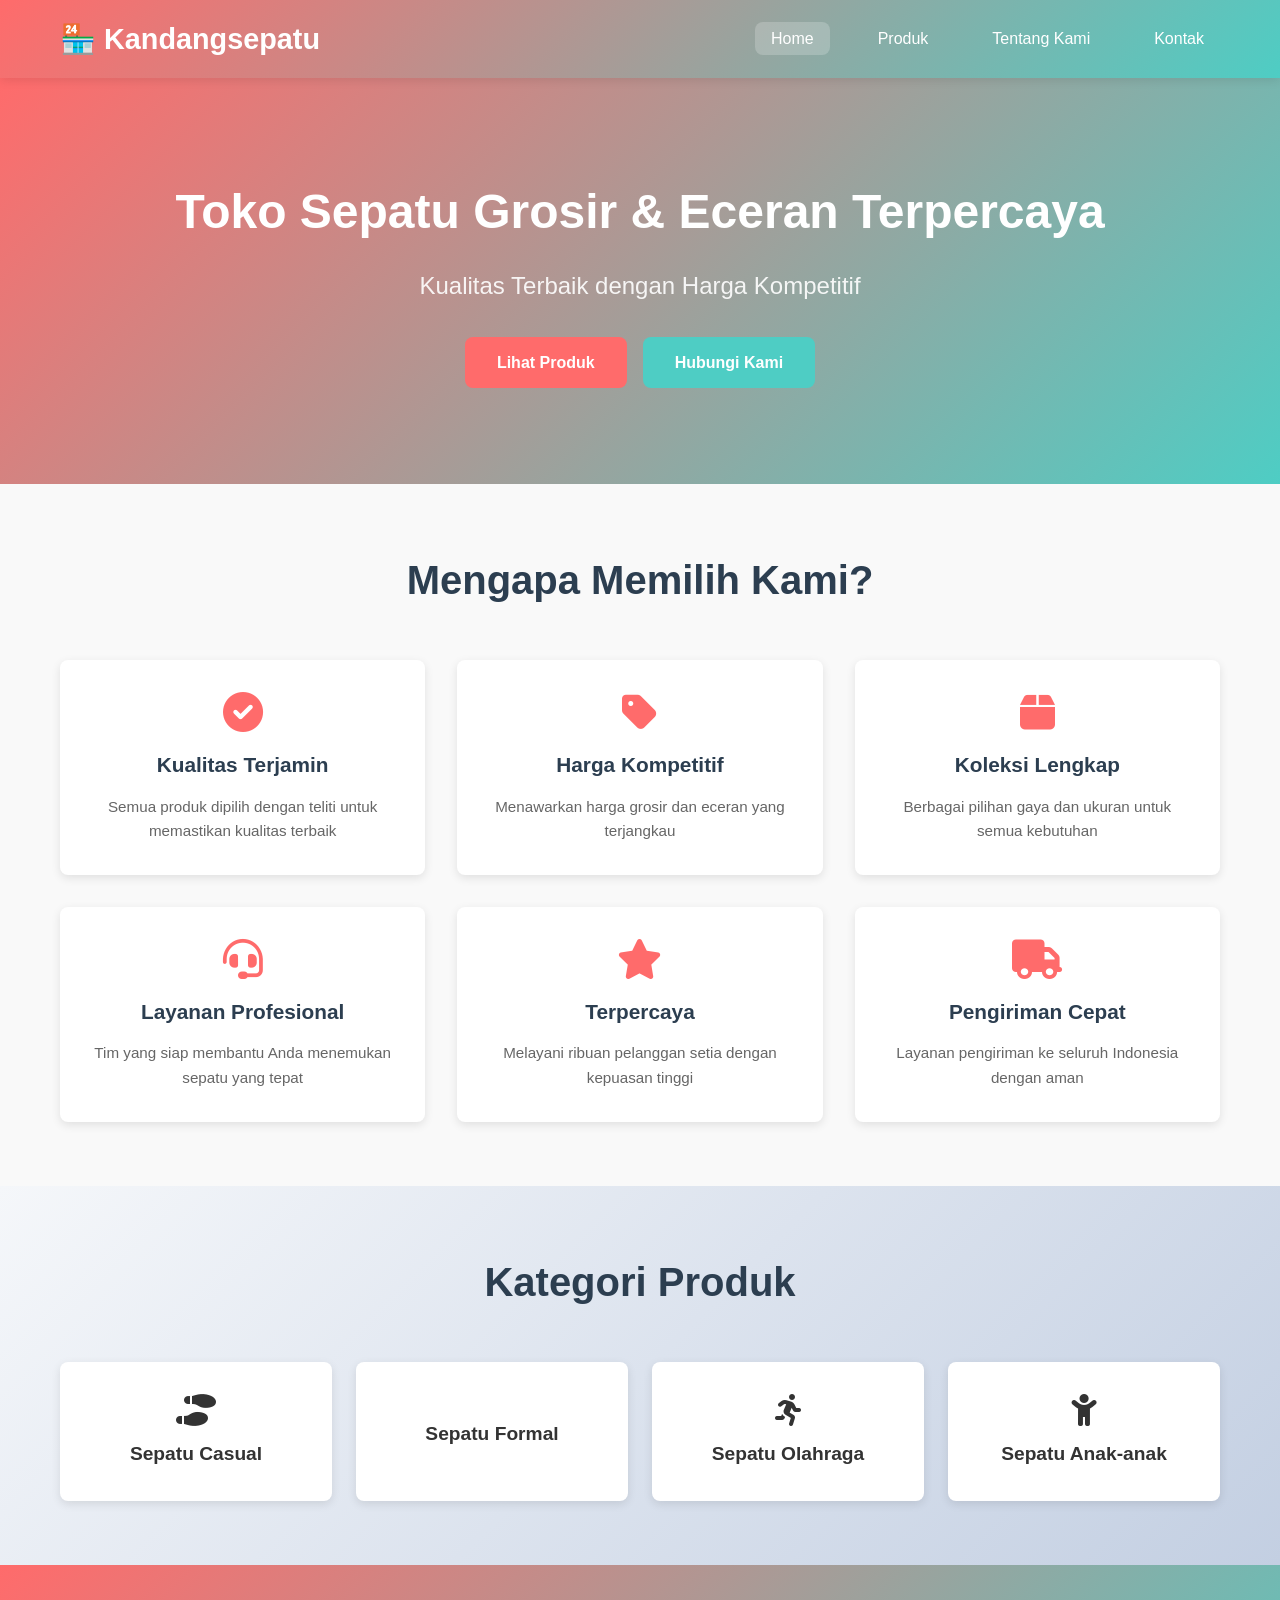
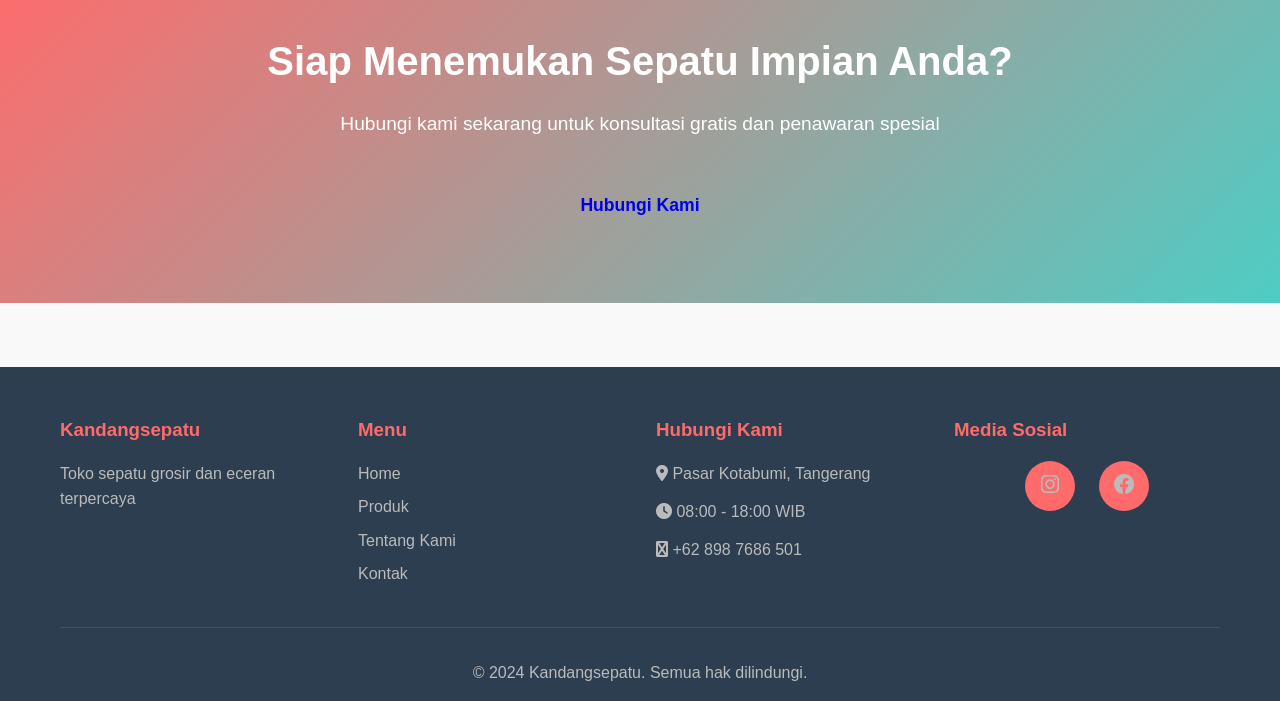
<file: index.html>
<!DOCTYPE html>
<html lang="id">
<head>
    <meta charset="UTF-8">
    <meta name="viewport" content="width=device-width, initial-scale=1.0">
    <title>Kandangsepatu - Toko Sepatu Grosir & Eceran Terpercaya</title>
    <link rel="stylesheet" href="css/style.css">
    <link rel="stylesheet" href="https://cdnjs.cloudflare.com/ajax/libs/font-awesome/6.0.0/css/all.min.css">
</head>
<body>
    <!-- Navigation -->
    <nav class="navbar">
        <div class="container">
            <div class="navbar-brand">
                <h1>🏪 Kandangsepatu</h1>
            </div>
            <ul class="navbar-menu">
                <li><a href="index.html" class="active">Home</a></li>
                <li><a href="produk.html">Produk</a></li>
                <li><a href="tentang.html">Tentang Kami</a></li>
                <li><a href="kontak.html">Kontak</a></li>
            </ul>
        </div>
    </nav>

    <!-- Hero Section -->
    <section class="hero">
        <div class="container">
            <div class="hero-content">
                <h2>Toko Sepatu Grosir & Eceran Terpercaya</h2>
                <p>Kualitas Terbaik dengan Harga Kompetitif</p>
                <div class="hero-buttons">
                    <a href="produk.html" class="btn btn-primary">Lihat Produk</a>
                    <a href="kontak.html" class="btn btn-secondary">Hubungi Kami</a>
                </div>
            </div>
        </div>
    </section>

    <!-- Fitur Utama -->
    <section class="features">
        <div class="container">
            <h2>Mengapa Memilih Kami?</h2>
            <div class="features-grid">
                <div class="feature-card">
                    <i class="fas fa-check-circle"></i>
                    <h3>Kualitas Terjamin</h3>
                    <p>Semua produk dipilih dengan teliti untuk memastikan kualitas terbaik</p>
                </div>
                <div class="feature-card">
                    <i class="fas fa-tag"></i>
                    <h3>Harga Kompetitif</h3>
                    <p>Menawarkan harga grosir dan eceran yang terjangkau</p>
                </div>
                <div class="feature-card">
                    <i class="fas fa-box"></i>
                    <h3>Koleksi Lengkap</h3>
                    <p>Berbagai pilihan gaya dan ukuran untuk semua kebutuhan</p>
                </div>
                <div class="feature-card">
                    <i class="fas fa-headset"></i>
                    <h3>Layanan Profesional</h3>
                    <p>Tim yang siap membantu Anda menemukan sepatu yang tepat</p>
                </div>
                <div class="feature-card">
                    <i class="fas fa-star"></i>
                    <h3>Terpercaya</h3>
                    <p>Melayani ribuan pelanggan setia dengan kepuasan tinggi</p>
                </div>
                <div class="feature-card">
                    <i class="fas fa-truck"></i>
                    <h3>Pengiriman Cepat</h3>
                    <p>Layanan pengiriman ke seluruh Indonesia dengan aman</p>
                </div>
            </div>
        </div>
    </section>

    <!-- Kategori Produk -->
    <section class="categories">
        <div class="container">
            <h2>Kategori Produk</h2>
            <div class="categories-grid">
                <div class="category-card">
                    <i class="fas fa-shoe-prints"></i>
                    <h3>Sepatu Casual</h3>
                </div>
                <div class="category-card">
                    <i class="fas fa-dress"></i>
                    <h3>Sepatu Formal</h3>
                </div>
                <div class="category-card">
                    <i class="fas fa-running"></i>
                    <h3>Sepatu Olahraga</h3>
                </div>
                <div class="category-card">
                    <i class="fas fa-child"></i>
                    <h3>Sepatu Anak-anak</h3>
                </div>
            </div>
        </div>
    </section>

    <!-- CTA Section -->
    <section class="cta">
        <div class="container">
            <h2>Siap Menemukan Sepatu Impian Anda?</h2>
            <p>Hubungi kami sekarang untuk konsultasi gratis dan penawaran spesial</p>
            <a href="kontak.html" class="btn btn-large">Hubungi Kami</a>
        </div>
    </section>

    <!-- Footer -->
    <footer class="footer">
        <div class="container">
            <div class="footer-content">
                <div class="footer-section">
                    <h3>Kandangsepatu</h3>
                    <p>Toko sepatu grosir dan eceran terpercaya</p>
                </div>
                <div class="footer-section">
                    <h3>Menu</h3>
                    <ul>
                        <li><a href="index.html">Home</a></li>
                        <li><a href="produk.html">Produk</a></li>
                        <li><a href="tentang.html">Tentang Kami</a></li>
                        <li><a href="kontak.html">Kontak</a></li>
                    </ul>
                </div>
                <div class="footer-section">
                    <h3>Hubungi Kami</h3>
                    <p><i class="fas fa-map-marker-alt"></i> Pasar Kotabumi, Tangerang</p>
                    <p><i class="fas fa-clock"></i> 08:00 - 18:00 WIB</p>
                    <p><i class="fas fa-whatsapp"></i> <a href="https://wa.me/628987686501">+62 898 7686 501</a></p>
                </div>
                <div class="footer-section">
                    <h3>Media Sosial</h3>
                    <div class="social-links">
                        <a href="https://instagram.com/revscoll" target="_blank"><i class="fab fa-instagram"></i></a>
                        <a href="https://facebook.com/revscoll" target="_blank"><i class="fab fa-facebook"></i></a>
                    </div>
                </div>
            </div>
            <div class="footer-bottom">
                <p>&copy; 2024 Kandangsepatu. Semua hak dilindungi.</p>
            </div>
        </div>
    </footer>

    <script src="js/script.js"></script>
</body>
</html>
</file>
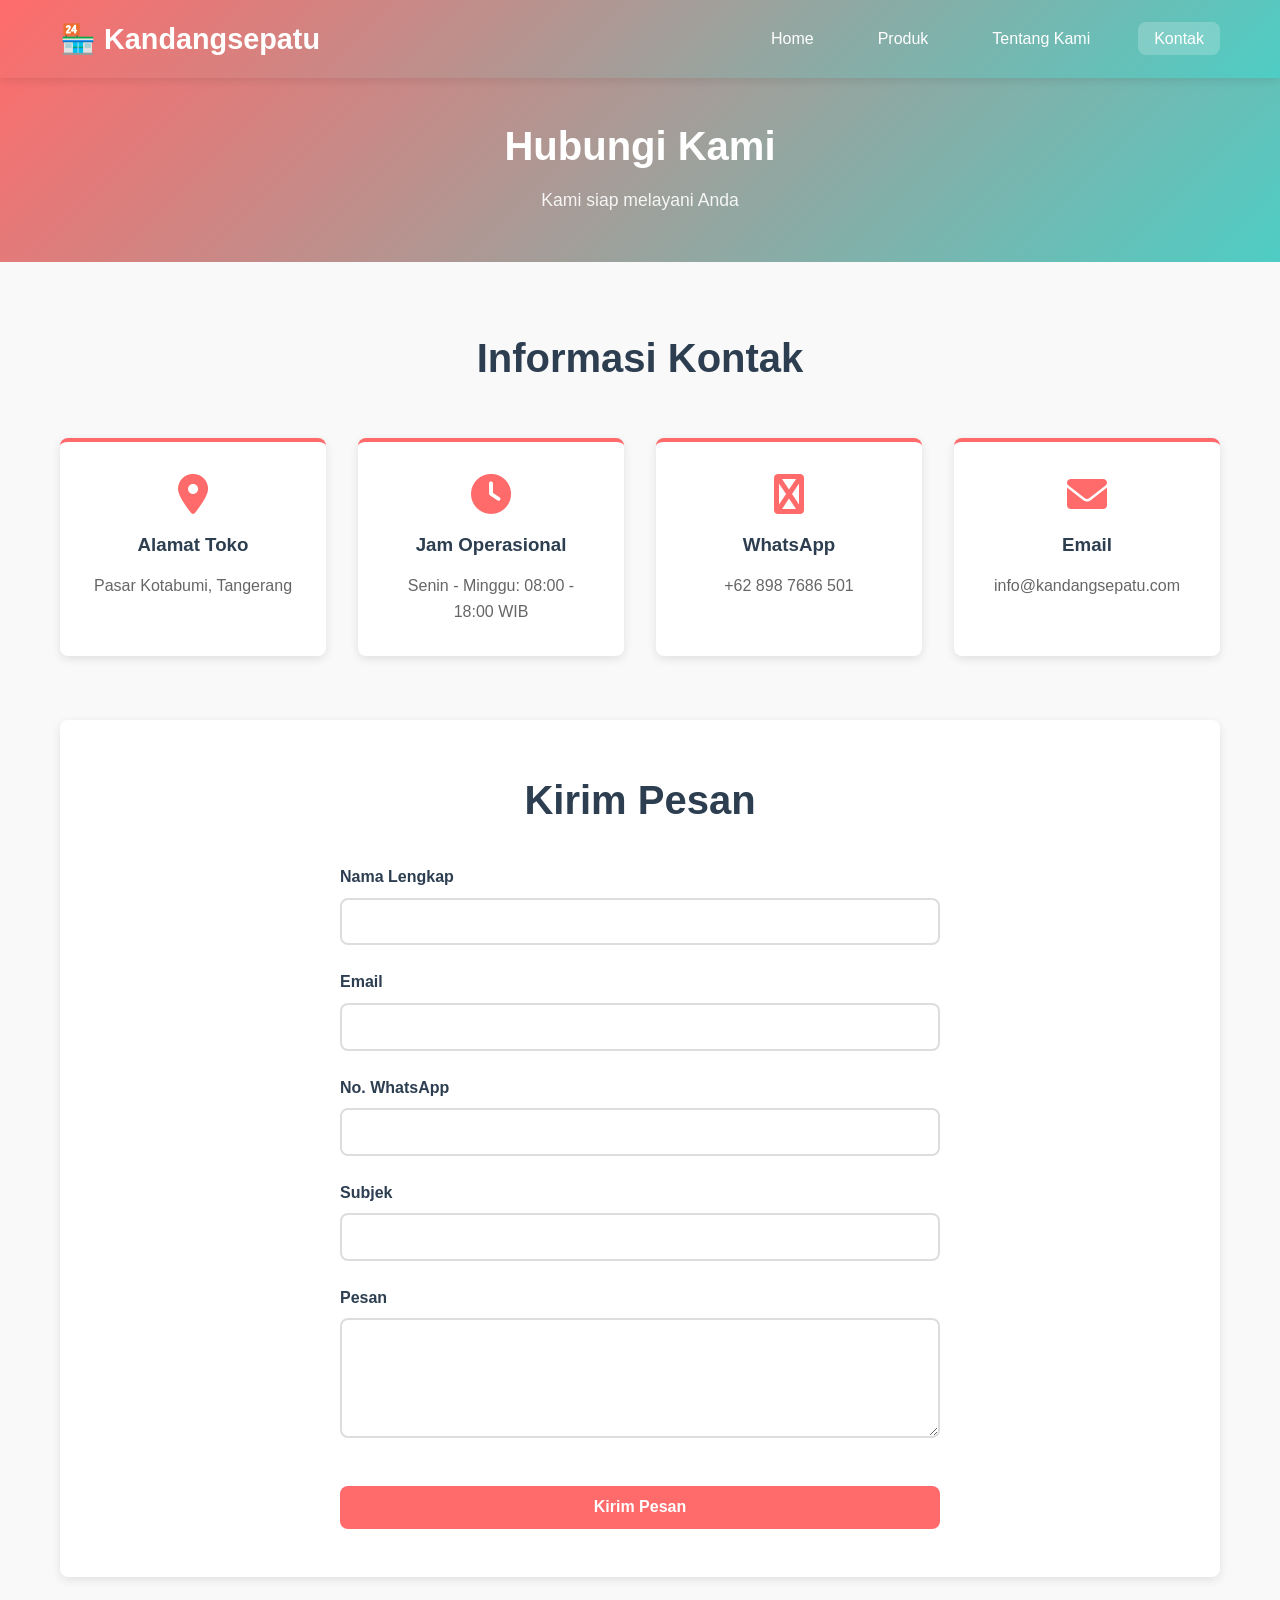
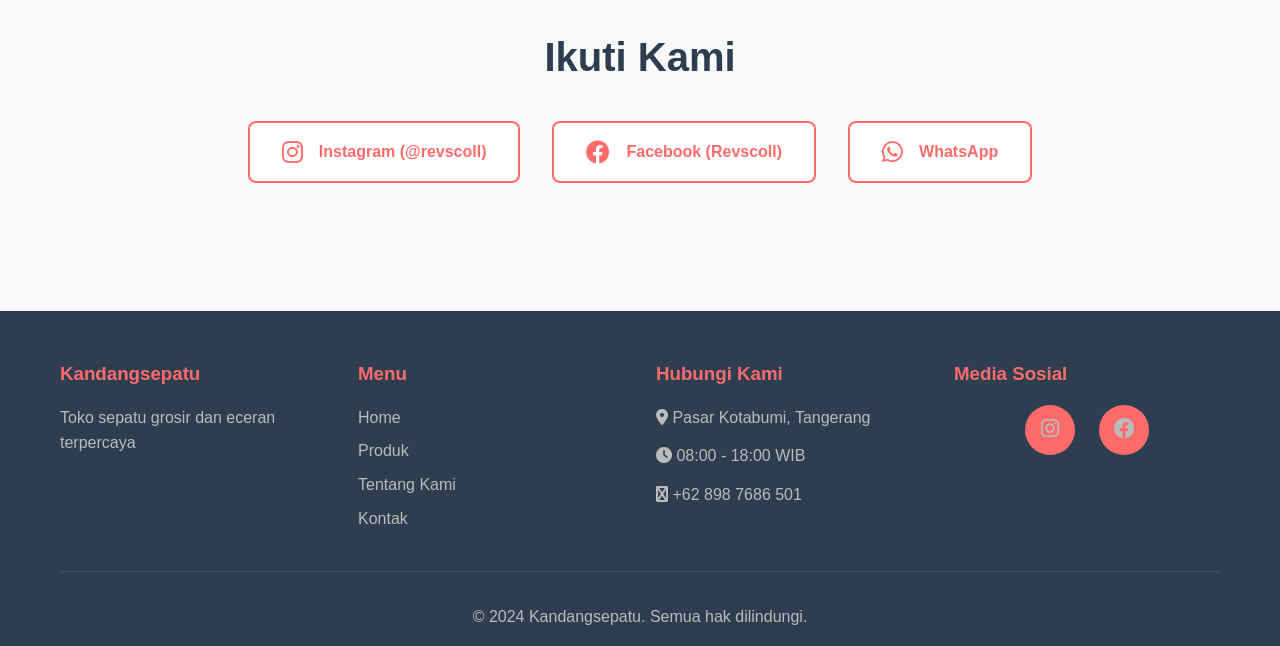
<file: kontak.html>
<!DOCTYPE html>
<html lang="id">
<head>
    <meta charset="UTF-8">
    <meta name="viewport" content="width=device-width, initial-scale=1.0">
    <title>Kontak - Kandangsepatu</title>
    <link rel="stylesheet" href="css/style.css">
    <link rel="stylesheet" href="https://cdnjs.cloudflare.com/ajax/libs/font-awesome/6.0.0/css/all.min.css">
</head>
<body>
    <!-- Navigation -->
    <nav class="navbar">
        <div class="container">
            <div class="navbar-brand">
                <h1>🏪 Kandangsepatu</h1>
            </div>
            <ul class="navbar-menu">
                <li><a href="index.html">Home</a></li>
                <li><a href="produk.html">Produk</a></li>
                <li><a href="tentang.html">Tentang Kami</a></li>
                <li><a href="kontak.html" class="active">Kontak</a></li>
            </ul>
        </div>
    </nav>

    <!-- Page Header -->
    <section class="page-header">
        <div class="container">
            <h1>Hubungi Kami</h1>
            <p>Kami siap melayani Anda</p>
        </div>
    </section>

    <!-- Kontak Section -->
    <section class="contact-section">
        <div class="container">
            <div class="contact-info">
                <h2>Informasi Kontak</h2>
                
                <div class="contact-cards">
                    <div class="contact-card">
                        <i class="fas fa-map-marker-alt"></i>
                        <h3>Alamat Toko</h3>
                        <p>Pasar Kotabumi, Tangerang</p>
                    </div>

                    <div class="contact-card">
                        <i class="fas fa-clock"></i>
                        <h3>Jam Operasional</h3>
                        <p>Senin - Minggu: 08:00 - 18:00 WIB</p>
                    </div>

                    <div class="contact-card">
                        <i class="fas fa-whatsapp"></i>
                        <h3>WhatsApp</h3>
                        <p><a href="https://wa.me/628987686501" target="_blank">+62 898 7686 501</a></p>
                    </div>

                    <div class="contact-card">
                        <i class="fas fa-envelope"></i>
                        <h3>Email</h3>
                        <p><a href="mailto:info@kandangsepatu.com">info@kandangsepatu.com</a></p>
                    </div>
                </div>
            </div>

            <!-- Formulir Kontak -->
            <div class="contact-form-section">
                <h2>Kirim Pesan</h2>
                <form class="contact-form">
                    <div class="form-group">
                        <label for="nama">Nama Lengkap</label>
                        <input type="text" id="nama" name="nama" required>
                    </div>

                    <div class="form-group">
                        <label for="email">Email</label>
                        <input type="email" id="email" name="email" required>
                    </div>

                    <div class="form-group">
                        <label for="whatsapp">No. WhatsApp</label>
                        <input type="tel" id="whatsapp" name="whatsapp" required>
                    </div>

                    <div class="form-group">
                        <label for="subjek">Subjek</label>
                        <input type="text" id="subjek" name="subjek" required>
                    </div>

                    <div class="form-group">
                        <label for="pesan">Pesan</label>
                        <textarea id="pesan" name="pesan" rows="5" required></textarea>
                    </div>

                    <button type="submit" class="btn btn-primary">Kirim Pesan</button>
                </form>
            </div>

            <!-- Social Media -->
            <div class="social-section">
                <h2>Ikuti Kami</h2>
                <div class="social-links-large">
                    <a href="https://instagram.com/revscoll" target="_blank" class="social-link">
                        <i class="fab fa-instagram"></i>
                        <span>Instagram (@revscoll)</span>
                    </a>
                    <a href="https://facebook.com/revscoll" target="_blank" class="social-link">
                        <i class="fab fa-facebook"></i>
                        <span>Facebook (Revscoll)</span>
                    </a>
                    <a href="https://wa.me/628987686501" target="_blank" class="social-link">
                        <i class="fab fa-whatsapp"></i>
                        <span>WhatsApp</span>
                    </a>
                </div>
            </div>
        </div>
    </section>

    <!-- Footer -->
    <footer class="footer">
        <div class="container">
            <div class="footer-content">
                <div class="footer-section">
                    <h3>Kandangsepatu</h3>
                    <p>Toko sepatu grosir dan eceran terpercaya</p>
                </div>
                <div class="footer-section">
                    <h3>Menu</h3>
                    <ul>
                        <li><a href="index.html">Home</a></li>
                        <li><a href="produk.html">Produk</a></li>
                        <li><a href="tentang.html">Tentang Kami</a></li>
                        <li><a href="kontak.html">Kontak</a></li>
                    </ul>
                </div>
                <div class="footer-section">
                    <h3>Hubungi Kami</h3>
                    <p><i class="fas fa-map-marker-alt"></i> Pasar Kotabumi, Tangerang</p>
                    <p><i class="fas fa-clock"></i> 08:00 - 18:00 WIB</p>
                    <p><i class="fas fa-whatsapp"></i> <a href="https://wa.me/628987686501">+62 898 7686 501</a></p>
                </div>
                <div class="footer-section">
                    <h3>Media Sosial</h3>
                    <div class="social-links">
                        <a href="https://instagram.com/revscoll" target="_blank"><i class="fab fa-instagram"></i></a>
                        <a href="https://facebook.com/revscoll" target="_blank"><i class="fab fa-facebook"></i></a>
                    </div>
                </div>
            </div>
            <div class="footer-bottom">
                <p>&copy; 2024 Kandangsepatu. Semua hak dilindungi.</p>
            </div>
        </div>
    </footer>

    <script src="js/script.js"></script>
</body>
</html>
</file>
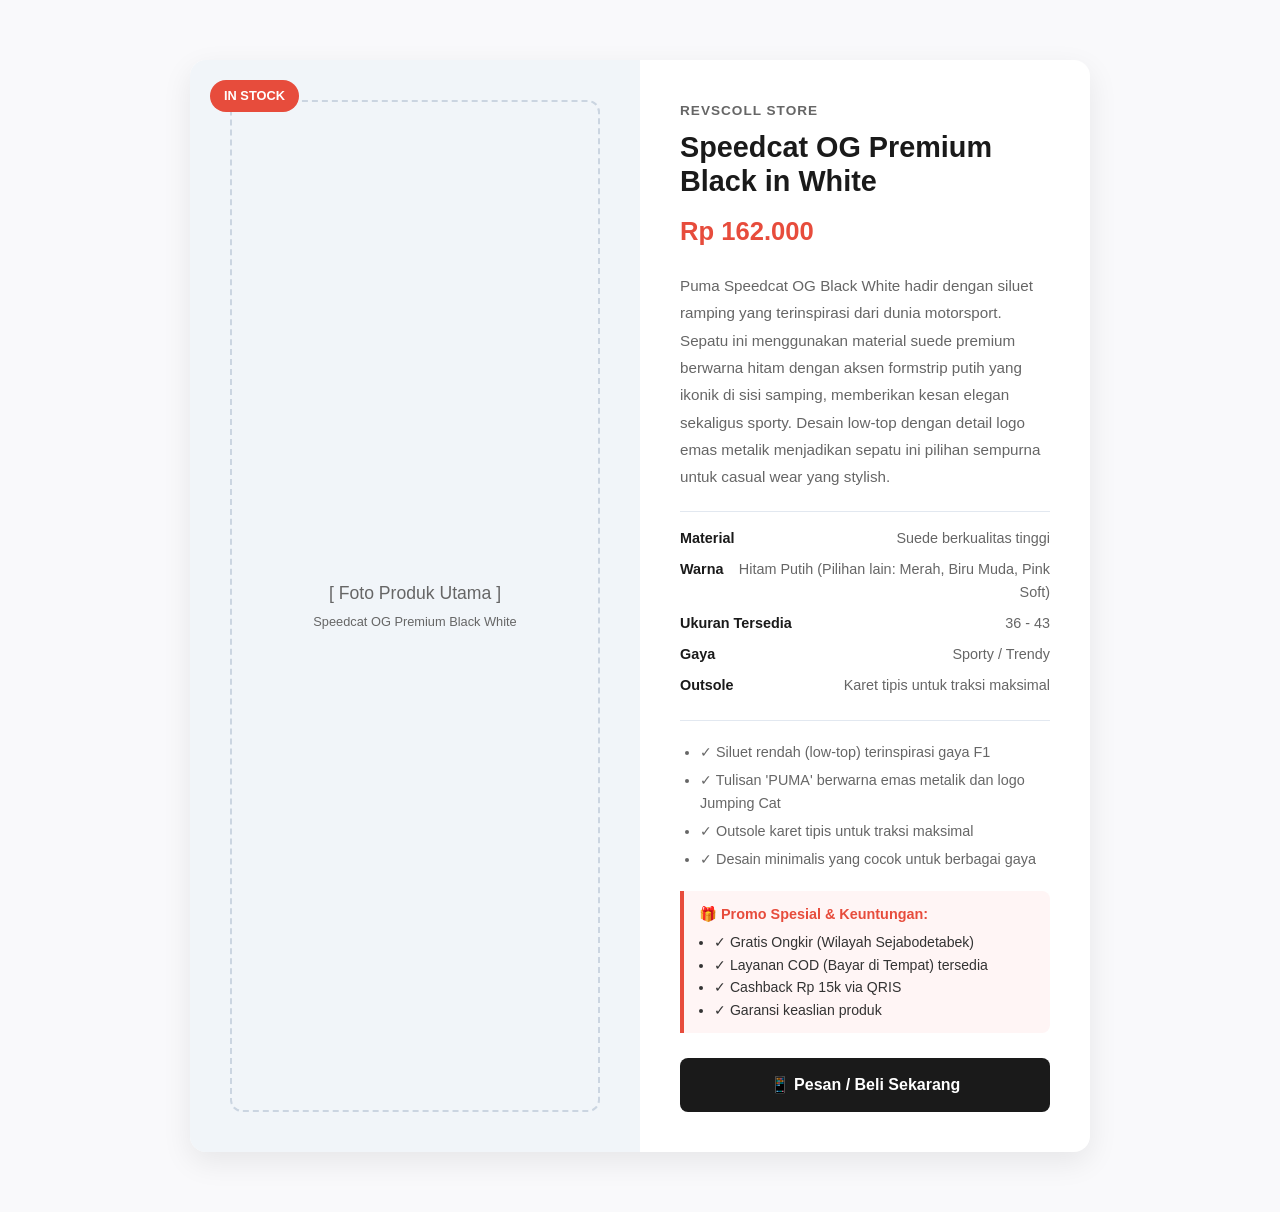
<file: produk.html>
<!DOCTYPE html>
<html lang="id">
<head>
    <meta charset="UTF-8">
    <meta name="viewport" content="width=device-width, initial-scale=1.0">
    <title>Speedcat OG Premium Black in White - Revscoll Store</title>
    <style>
        :root {
            --primary: #1a1a1a;
            --accent: #e74c3c;
            --bg: #f9f9fb;
            --card-bg: #ffffff;
            --text: #333333;
            --text-light: #666666;
            --border: #e2e8f0;
        }
        * {
            box-sizing: border-box;
            margin: 0;
            padding: 0;
        }
        body {
            font-family: 'Segoe UI', Tahoma, Geneva, Verdana, sans-serif;
            background-color: var(--bg);
            color: var(--text);
            line-height: 1.6;
            padding: 20px;
        }
        .container {
            max-width: 900px;
            margin: 40px auto;
            background: var(--card-bg);
            border-radius: 16px;
            box-shadow: 0 10px 30px rgba(0,0,0,0.08);
            overflow: hidden;
            display: grid;
            grid-template-columns: 1fr 1fr;
            gap: 0;
        }
        @media (max-width: 768px) {
            .container {
                grid-template-columns: 1fr;
            }
        }
        .product-gallery {
            background: #f1f5f9;
            display: flex;
            align-items: center;
            justify-content: center;
            padding: 40px;
            position: relative;
            min-height: 350px;
        }
        .badge {
            position: absolute;
            top: 20px;
            left: 20px;
            background: var(--accent);
            color: white;
            padding: 6px 14px;
            font-size: 0.8rem;
            font-weight: bold;
            border-radius: 20px;
            text-transform: uppercase;
        }
        .image-placeholder {
            text-align: center;
            color: var(--text-light);
            font-size: 1.1rem;
            border: 2px dashed #cbd5e1;
            width: 100%;
            height: 100%;
            display: flex;
            flex-direction: column;
            align-items: center;
            justify-content: center;
            border-radius: 12px;
            padding: 20px;
        }
        .product-details {
            padding: 40px;
            display: flex;
            flex-direction: column;
            justify-content: space-between;
        }
        .brand-tag {
            font-size: 0.85rem;
            font-weight: 700;
            color: var(--text-light);
            text-transform: uppercase;
            letter-spacing: 1px;
            margin-bottom: 8px;
        }
        .product-title {
            font-size: 1.8rem;
            font-weight: 800;
            color: var(--primary);
            margin-bottom: 12px;
            line-height: 1.2;
        }
        .product-price {
            font-size: 1.6rem;
            font-weight: bold;
            color: var(--accent);
            margin-bottom: 20px;
        }
        .product-desc {
            font-size: 0.95rem;
            color: var(--text-light);
            margin-bottom: 20px;
            line-height: 1.8;
        }
        .specs-section {
            margin-bottom: 20px;
            border-top: 1px solid var(--border);
            border-bottom: 1px solid var(--border);
            padding: 15px 0;
        }
        .spec-item {
            display: flex;
            justify-content: space-between;
            font-size: 0.9rem;
            margin-bottom: 8px;
        }
        .spec-label {
            font-weight: 600;
            color: var(--primary);
        }
        .spec-value {
            color: var(--text-light);
            text-align: right;
        }
        .features-list {
            margin-bottom: 20px;
            padding-left: 20px;
            font-size: 0.9rem;
            color: var(--text-light);
        }
        .features-list li {
            margin-bottom: 5px;
        }
        .promo-box {
            background: #fff5f5;
            border-left: 4px solid var(--accent);
            padding: 12px 15px;
            border-radius: 0 8px 8px 0;
            margin-bottom: 25px;
            font-size: 0.88rem;
        }
        .promo-box h4 {
            color: var(--accent);
            margin-bottom: 5px;
            font-size: 0.9rem;
        }
        .promo-box ul {
            padding-left: 15px;
            margin: 0;
        }
        .btn-buy {
            display: block;
            width: 100%;
            background-color: var(--primary);
            color: white;
            text-align: center;
            padding: 14px;
            border-radius: 8px;
            text-decoration: none;
            font-weight: bold;
            font-size: 1rem;
            transition: background 0.2s ease;
        }
        .btn-buy:hover {
            background-color: #333;
        }
    </style>
</head>
<body>

    <div class="container">
        <!-- Galeri / Foto Produk -->
        <div class="product-gallery">
            <div class="badge">In Stock</div>
            <div class="image-placeholder">
                <span>[ Foto Produk Utama ]</span>
                <small style="margin-top: 5px; font-size: 0.8rem;">Speedcat OG Premium Black White</small>
            </div>
        </div>

        <!-- Informasi Detail Produk -->
        <div class="product-details">
            <div>
                <div class="brand-tag">Revscoll Store</div>
                <h1 class="product-title">Speedcat OG Premium Black in White</h1>
                <div class="product-price">Rp 162.000</div>
                <p class="product-desc">
                    Puma Speedcat OG Black White hadir dengan siluet ramping yang terinspirasi dari dunia motorsport. Sepatu ini menggunakan material suede premium berwarna hitam dengan aksen formstrip putih yang ikonik di sisi samping, memberikan kesan elegan sekaligus sporty. Desain low-top dengan detail logo emas metalik menjadikan sepatu ini pilihan sempurna untuk casual wear yang stylish.
                </p>

                <div class="specs-section">
                    <div class="spec-item">
                        <span class="spec-label">Material</span>
                        <span class="spec-value">Suede berkualitas tinggi</span>
                    </div>
                    <div class="spec-item">
                        <span class="spec-label">Warna</span>
                        <span class="spec-value">Hitam Putih (Pilihan lain: Merah, Biru Muda, Pink Soft)</span>
                    </div>
                    <div class="spec-item">
                        <span class="spec-label">Ukuran Tersedia</span>
                        <span class="spec-value">36 - 43</span>
                    </div>
                    <div class="spec-item">
                        <span class="spec-label">Gaya</span>
                        <span class="spec-value">Sporty / Trendy</span>
                    </div>
                    <div class="spec-item">
                        <span class="spec-label">Outsole</span>
                        <span class="spec-value">Karet tipis untuk traksi maksimal</span>
                    </div>
                </div>

                <ul class="features-list">
                    <li>✓ Siluet rendah (low-top) terinspirasi gaya F1</li>
                    <li>✓ Tulisan 'PUMA' berwarna emas metalik dan logo Jumping Cat</li>
                    <li>✓ Outsole karet tipis untuk traksi maksimal</li>
                    <li>✓ Desain minimalis yang cocok untuk berbagai gaya</li>
                </ul>

                <div class="promo-box">
                    <h4>🎁 Promo Spesial & Keuntungan:</h4>
                    <ul>
                        <li>✓ Gratis Ongkir (Wilayah Sejabodetabek)</li>
                        <li>✓ Layanan COD (Bayar di Tempat) tersedia</li>
                        <li>✓ Cashback Rp 15k via QRIS</li>
                        <li>✓ Garansi keaslian produk</li>
                    </ul>
                </div>
            </div>

            <a href="https://wa.me/62812345678?text=Halo%20saya%20tertarik%20dengan%20produk%20Puma%20Speedcat%20OG%20Premium%20Black%20in%20White.%20Berapa%20harganya%20dan%20apakah%20masih%20stok?" class="btn-buy" target="_blank">📱 Pesan / Beli Sekarang</a>
        </div>
    </div>

</body>
</html>
</file>
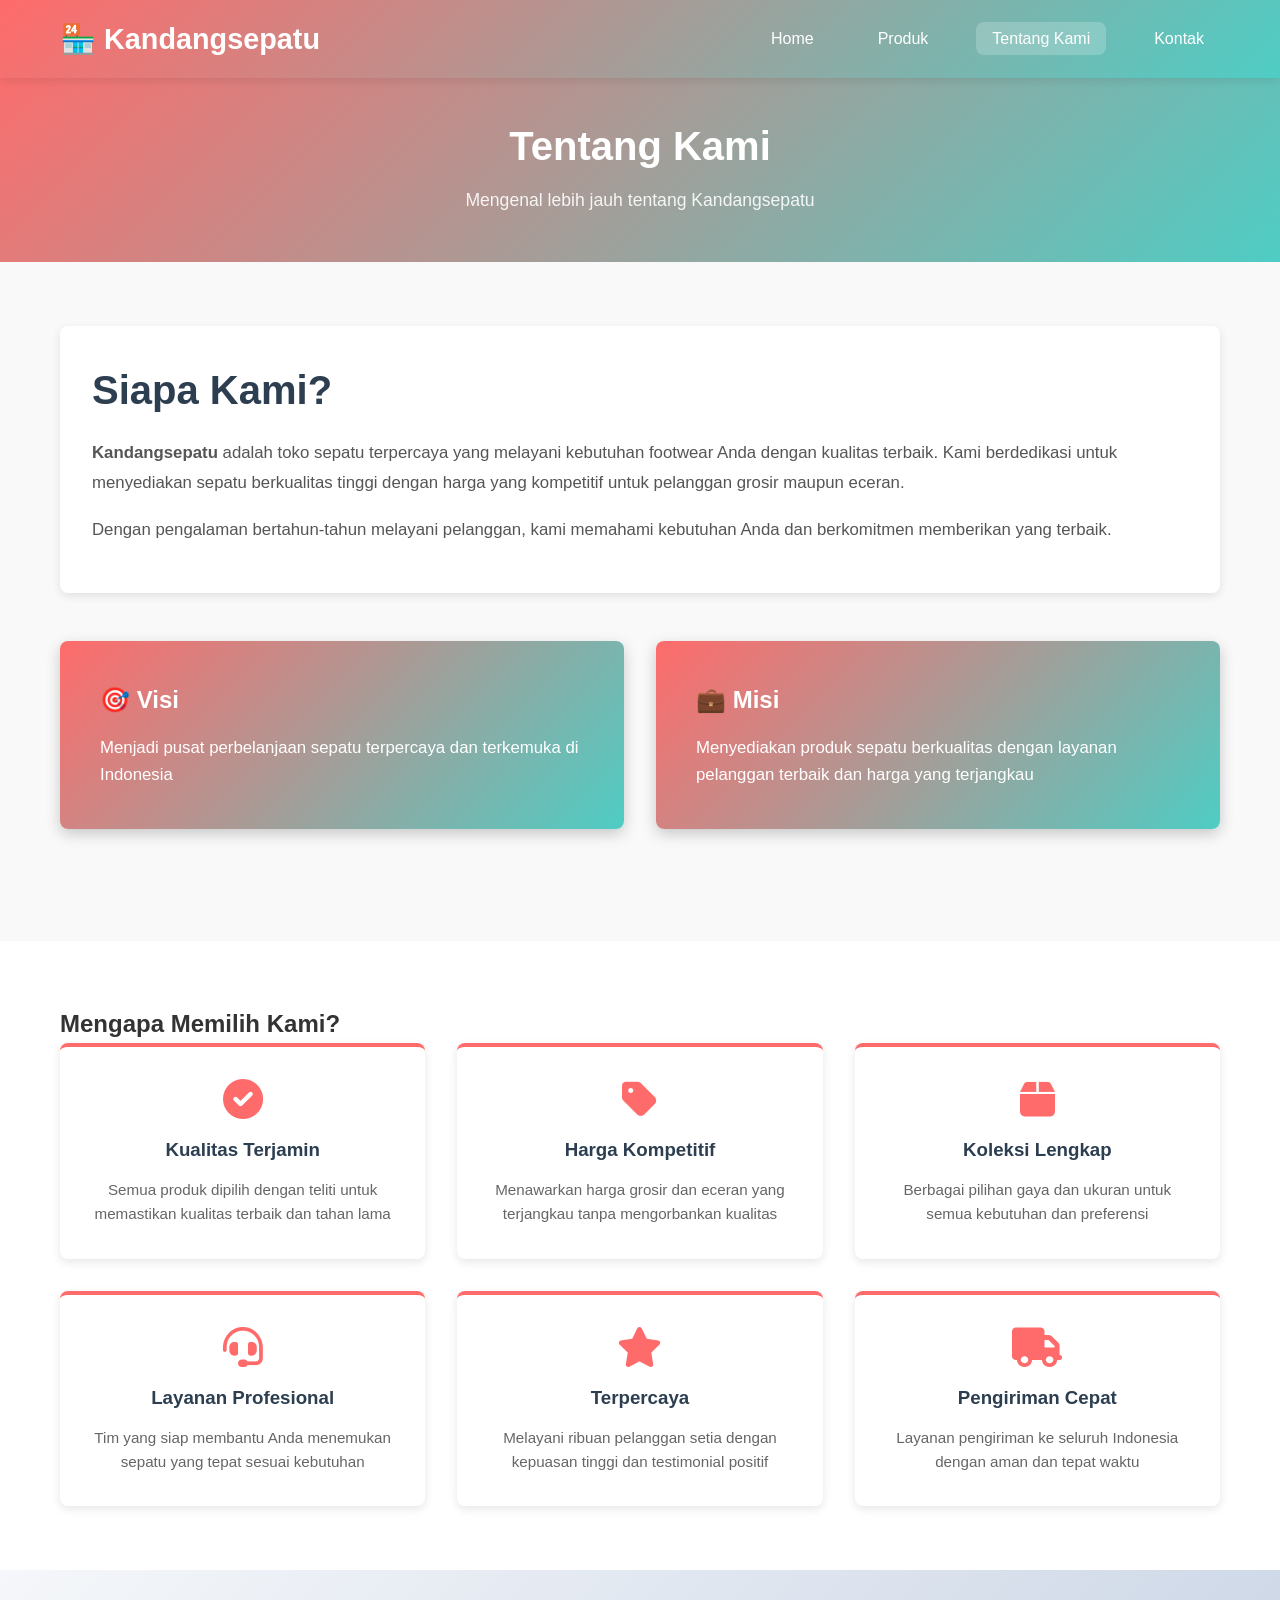
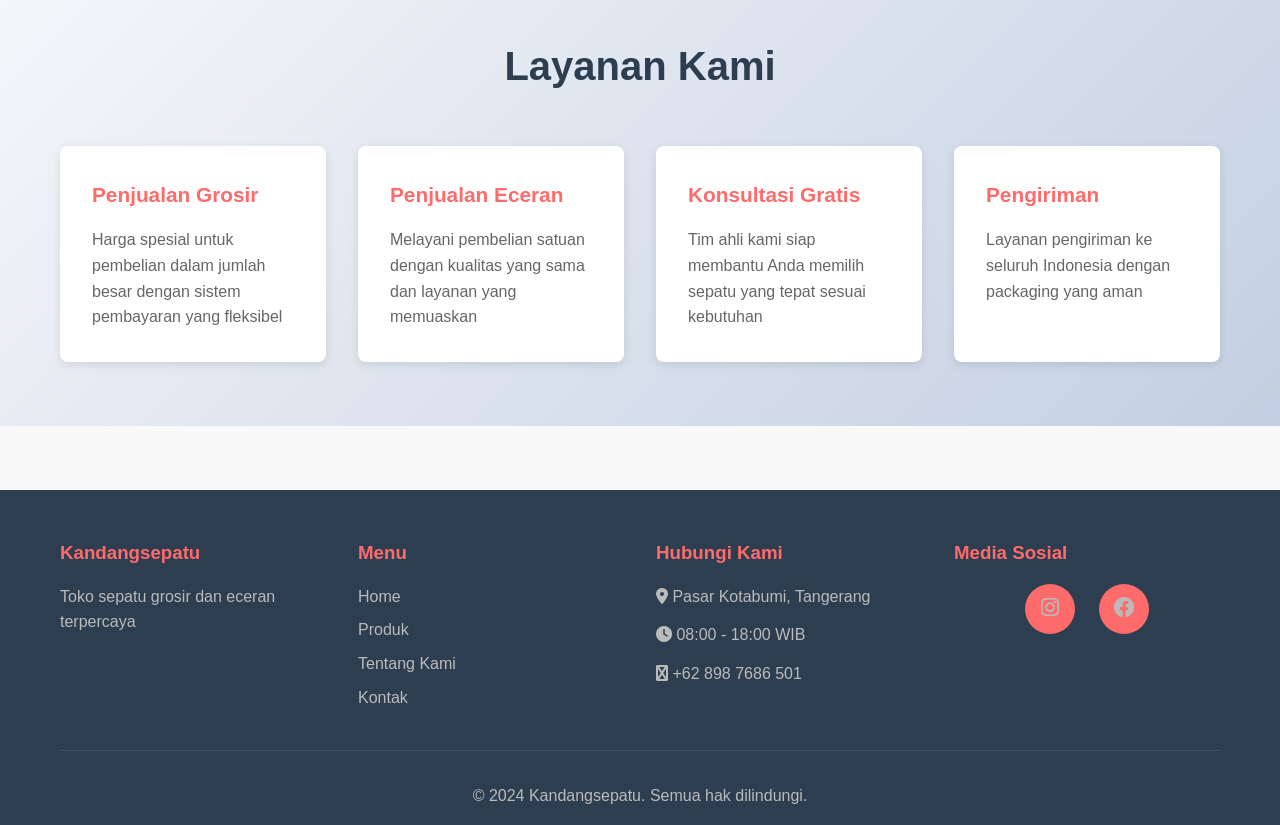
<file: tentang.html>
<!DOCTYPE html>
<html lang="id">
<head>
    <meta charset="UTF-8">
    <meta name="viewport" content="width=device-width, initial-scale=1.0">
    <title>Tentang Kami - Kandangsepatu</title>
    <link rel="stylesheet" href="css/style.css">
    <link rel="stylesheet" href="https://cdnjs.cloudflare.com/ajax/libs/font-awesome/6.0.0/css/all.min.css">
</head>
<body>
    <!-- Navigation -->
    <nav class="navbar">
        <div class="container">
            <div class="navbar-brand">
                <h1>🏪 Kandangsepatu</h1>
            </div>
            <ul class="navbar-menu">
                <li><a href="index.html">Home</a></li>
                <li><a href="produk.html">Produk</a></li>
                <li><a href="tentang.html" class="active">Tentang Kami</a></li>
                <li><a href="kontak.html">Kontak</a></li>
            </ul>
        </div>
    </nav>

    <!-- Page Header -->
    <section class="page-header">
        <div class="container">
            <h1>Tentang Kami</h1>
            <p>Mengenal lebih jauh tentang Kandangsepatu</p>
        </div>
    </section>

    <!-- Tentang Section -->
    <section class="about-section">
        <div class="container">
            <div class="about-content">
                <h2>Siapa Kami?</h2>
                <p>
                    <strong>Kandangsepatu</strong> adalah toko sepatu terpercaya yang melayani kebutuhan footwear Anda dengan kualitas terbaik. 
                    Kami berdedikasi untuk menyediakan sepatu berkualitas tinggi dengan harga yang kompetitif untuk pelanggan grosir maupun eceran.
                </p>
                <p>
                    Dengan pengalaman bertahun-tahun melayani pelanggan, kami memahami kebutuhan Anda dan berkomitmen memberikan yang terbaik.
                </p>
            </div>

            <div class="vision-mission">
                <div class="vm-card">
                    <h3>🎯 Visi</h3>
                    <p>Menjadi pusat perbelanjaan sepatu terpercaya dan terkemuka di Indonesia</p>
                </div>
                <div class="vm-card">
                    <h3>💼 Misi</h3>
                    <p>Menyediakan produk sepatu berkualitas dengan layanan pelanggan terbaik dan harga yang terjangkau</p>
                </div>
            </div>
        </div>
    </section>

    <!-- Mengapa Kami Section -->
    <section class="why-us">
        <div class="container">
            <h2>Mengapa Memilih Kami?</h2>
            <div class="why-us-grid">
                <div class="why-card">
                    <i class="fas fa-check-circle"></i>
                    <h3>Kualitas Terjamin</h3>
                    <p>Semua produk dipilih dengan teliti untuk memastikan kualitas terbaik dan tahan lama</p>
                </div>
                <div class="why-card">
                    <i class="fas fa-tag"></i>
                    <h3>Harga Kompetitif</h3>
                    <p>Menawarkan harga grosir dan eceran yang terjangkau tanpa mengorbankan kualitas</p>
                </div>
                <div class="why-card">
                    <i class="fas fa-box"></i>
                    <h3>Koleksi Lengkap</h3>
                    <p>Berbagai pilihan gaya dan ukuran untuk semua kebutuhan dan preferensi</p>
                </div>
                <div class="why-card">
                    <i class="fas fa-headset"></i>
                    <h3>Layanan Profesional</h3>
                    <p>Tim yang siap membantu Anda menemukan sepatu yang tepat sesuai kebutuhan</p>
                </div>
                <div class="why-card">
                    <i class="fas fa-star"></i>
                    <h3>Terpercaya</h3>
                    <p>Melayani ribuan pelanggan setia dengan kepuasan tinggi dan testimonial positif</p>
                </div>
                <div class="why-card">
                    <i class="fas fa-truck"></i>
                    <h3>Pengiriman Cepat</h3>
                    <p>Layanan pengiriman ke seluruh Indonesia dengan aman dan tepat waktu</p>
                </div>
            </div>
        </div>
    </section>

    <!-- Layanan Section -->
    <section class="services">
        <div class="container">
            <h2>Layanan Kami</h2>
            <div class="services-grid">
                <div class="service-card">
                    <h3>Penjualan Grosir</h3>
                    <p>Harga spesial untuk pembelian dalam jumlah besar dengan sistem pembayaran yang fleksibel</p>
                </div>
                <div class="service-card">
                    <h3>Penjualan Eceran</h3>
                    <p>Melayani pembelian satuan dengan kualitas yang sama dan layanan yang memuaskan</p>
                </div>
                <div class="service-card">
                    <h3>Konsultasi Gratis</h3>
                    <p>Tim ahli kami siap membantu Anda memilih sepatu yang tepat sesuai kebutuhan</p>
                </div>
                <div class="service-card">
                    <h3>Pengiriman</h3>
                    <p>Layanan pengiriman ke seluruh Indonesia dengan packaging yang aman</p>
                </div>
            </div>
        </div>
    </section>

    <!-- Footer -->
    <footer class="footer">
        <div class="container">
            <div class="footer-content">
                <div class="footer-section">
                    <h3>Kandangsepatu</h3>
                    <p>Toko sepatu grosir dan eceran terpercaya</p>
                </div>
                <div class="footer-section">
                    <h3>Menu</h3>
                    <ul>
                        <li><a href="index.html">Home</a></li>
                        <li><a href="produk.html">Produk</a></li>
                        <li><a href="tentang.html">Tentang Kami</a></li>
                        <li><a href="kontak.html">Kontak</a></li>
                    </ul>
                </div>
                <div class="footer-section">
                    <h3>Hubungi Kami</h3>
                    <p><i class="fas fa-map-marker-alt"></i> Pasar Kotabumi, Tangerang</p>
                    <p><i class="fas fa-clock"></i> 08:00 - 18:00 WIB</p>
                    <p><i class="fas fa-whatsapp"></i> <a href="https://wa.me/628987686501">+62 898 7686 501</a></p>
                </div>
                <div class="footer-section">
                    <h3>Media Sosial</h3>
                    <div class="social-links">
                        <a href="https://instagram.com/revscoll" target="_blank"><i class="fab fa-instagram"></i></a>
                        <a href="https://facebook.com/revscoll" target="_blank"><i class="fab fa-facebook"></i></a>
                    </div>
                </div>
            </div>
            <div class="footer-bottom">
                <p>&copy; 2024 Kandangsepatu. Semua hak dilindungi.</p>
            </div>
        </div>
    </footer>
</body>
</html>
</file>
<file: css/style.css>
/* ===== RESET & GENERAL ===== */
* {
    margin: 0;
    padding: 0;
    box-sizing: border-box;
}

:root {
    --primary-color: #FF6B6B;
    --secondary-color: #4ECDC4;
    --dark-color: #2C3E50;
    --light-color: #ECF0F1;
    --text-color: #333;
    --border-radius: 8px;
    --transition: all 0.3s ease;
}

body {
    font-family: 'Segoe UI', Tahoma, Geneva, Verdana, sans-serif;
    line-height: 1.6;
    color: var(--text-color);
    background-color: #f9f9f9;
}

html {
    scroll-behavior: smooth;
}

.container {
    max-width: 1200px;
    margin: 0 auto;
    padding: 0 20px;
}

/* ===== NAVBAR ===== */
.navbar {
    background: linear-gradient(135deg, var(--primary-color), var(--secondary-color));
    color: white;
    padding: 1rem 0;
    position: sticky;
    top: 0;
    z-index: 1000;
    box-shadow: 0 2px 10px rgba(0, 0, 0, 0.1);
}

.navbar .container {
    display: flex;
    justify-content: space-between;
    align-items: center;
}

.navbar-brand h1 {
    font-size: 1.8rem;
    font-weight: bold;
}

.navbar-menu {
    display: flex;
    list-style: none;
    gap: 2rem;
}

.navbar-menu a {
    color: white;
    text-decoration: none;
    font-weight: 500;
    transition: var(--transition);
    padding: 0.5rem 1rem;
    border-radius: var(--border-radius);
}

.navbar-menu a:hover,
.navbar-menu a.active {
    background: rgba(255, 255, 255, 0.2);
    transform: translateY(-2px);
}

/* ===== HERO SECTION ===== */
.hero {
    background: linear-gradient(135deg, var(--primary-color), var(--secondary-color));
    color: white;
    padding: 6rem 0;
    text-align: center;
    margin-top: 0;
}

.hero-content h2 {
    font-size: 3rem;
    margin-bottom: 1rem;
    animation: slideInDown 0.8s ease;
}

.hero-content p {
    font-size: 1.5rem;
    margin-bottom: 2rem;
    opacity: 0.9;
    animation: slideInUp 0.8s ease;
}

.hero-buttons {
    display: flex;
    gap: 1rem;
    justify-content: center;
    flex-wrap: wrap;
}

/* ===== BUTTONS ===== */
.btn {
    padding: 0.8rem 2rem;
    border: none;
    border-radius: var(--border-radius);
    font-size: 1rem;
    font-weight: 600;
    cursor: pointer;
    text-decoration: none;
    display: inline-block;
    transition: var(--transition);
}

.btn-primary {
    background: var(--primary-color);
    color: white;
}

.btn-primary:hover {
    background: #FF5252;
    transform: translateY(-3px);
    box-shadow: 0 5px 15px rgba(255, 107, 107, 0.3);
}

.btn-secondary {
    background: var(--secondary-color);
    color: white;
}

.btn-secondary:hover {
    background: #45B8AE;
    transform: translateY(-3px);
    box-shadow: 0 5px 15px rgba(78, 205, 196, 0.3);
}

.btn-small {
    padding: 0.6rem 1.5rem;
    font-size: 0.9rem;
}

.btn-large {
    padding: 1.2rem 3rem;
    font-size: 1.1rem;
}

/* ===== FEATURES SECTION ===== */
.features,
.categories,
.products,
.about-section,
.services,
.contact-section {
    padding: 4rem 0;
}

.features h2,
.categories h2,
.products h2,
.about-section h2,
.services h2,
.contact-section h2 {
    text-align: center;
    font-size: 2.5rem;
    margin-bottom: 3rem;
    color: var(--dark-color);
}

.features-grid {
    display: grid;
    grid-template-columns: repeat(auto-fit, minmax(300px, 1fr));
    gap: 2rem;
}

.feature-card {
    background: white;
    padding: 2rem;
    border-radius: var(--border-radius);
    text-align: center;
    box-shadow: 0 3px 10px rgba(0, 0, 0, 0.1);
    transition: var(--transition);
}

.feature-card:hover {
    transform: translateY(-10px);
    box-shadow: 0 10px 25px rgba(0, 0, 0, 0.15);
}

.feature-card i {
    font-size: 2.5rem;
    color: var(--primary-color);
    margin-bottom: 1rem;
}

.feature-card h3 {
    font-size: 1.3rem;
    margin-bottom: 0.8rem;
    color: var(--dark-color);
}

.feature-card p {
    color: #666;
    font-size: 0.95rem;
}

/* ===== CATEGORIES SECTION ===== */
.categories {
    background: linear-gradient(135deg, #f5f7fa, #c3cfe2);
}

.categories-grid {
    display: grid;
    grid-template-columns: repeat(auto-fit, minmax(200px, 1fr));
    gap: 1.5rem;
}

.category-card {
    background: white;
    padding: 2rem;
    border-radius: var(--border-radius);
    text-align: center;
    cursor: pointer;
    transition: var(--transition);
    box-shadow: 0 3px 10px rgba(0, 0, 0, 0.1);
}

.category-card:hover {
    background: var(--primary-color);
    color: white;
    transform: translateY(-8px);
    box-shadow: 0 8px 20px rgba(255, 107, 107, 0.3);
}

.category-card i {
    font-size: 2rem;
    margin-bottom: 0.8rem;
}

.category-card h3 {
    font-size: 1.2rem;
}

/* ===== CTA SECTION ===== */
.cta {
    background: linear-gradient(135deg, var(--primary-color), var(--secondary-color));
    color: white;
    padding: 4rem 0;
    text-align: center;
}

.cta h2 {
    font-size: 2.5rem;
    margin-bottom: 1rem;
}

.cta p {
    font-size: 1.2rem;
    margin-bottom: 2rem;
}

/* ===== PRODUK SECTION ===== */
.page-header {
    background: linear-gradient(135deg, var(--primary-color), var(--secondary-color));
    color: white;
    padding: 3rem 0;
    text-align: center;
    margin-top: -60px;
    padding-top: 6rem;
}

.page-header h1 {
    font-size: 2.5rem;
    margin-bottom: 0.5rem;
}

.page-header p {
    font-size: 1.1rem;
    opacity: 0.9;
}

.filter-buttons {
    display: flex;
    gap: 1rem;
    justify-content: center;
    margin-bottom: 3rem;
    flex-wrap: wrap;
}

.filter-btn {
    padding: 0.6rem 1.5rem;
    border: 2px solid var(--primary-color);
    background: white;
    color: var(--primary-color);
    border-radius: 25px;
    cursor: pointer;
    font-weight: 600;
    transition: var(--transition);
}

.filter-btn:hover,
.filter-btn.active {
    background: var(--primary-color);
    color: white;
}

.products-grid {
    display: grid;
    grid-template-columns: repeat(auto-fill, minmax(250px, 1fr));
    gap: 2rem;
}

.product-card {
    background: white;
    border-radius: var(--border-radius);
    overflow: hidden;
    box-shadow: 0 3px 10px rgba(0, 0, 0, 0.1);
    transition: var(--transition);
    cursor: pointer;
}

.product-card:hover {
    transform: translateY(-10px);
    box-shadow: 0 10px 25px rgba(0, 0, 0, 0.15);
}

.product-image {
    width: 100%;
    height: 200px;
    background: linear-gradient(135deg, #f5f7fa, #c3cfe2);
    display: flex;
    align-items: center;
    justify-content: center;
    overflow: hidden;
}

.product-image img {
    width: 100%;
    height: 100%;
    object-fit: cover;
    transition: var(--transition);
}

.product-card:hover .product-image img {
    transform: scale(1.1);
}

.product-card h3 {
    padding: 1.5rem;
    margin: 0;
    font-size: 1.1rem;
    color: var(--dark-color);
}

.category-tag {
    padding: 0 1.5rem;
    color: var(--primary-color);
    font-weight: 600;
    font-size: 0.85rem;
}

.price {
    padding: 0 1.5rem;
    font-size: 1.2rem;
    font-weight: 700;
    color: var(--secondary-color);
}

.product-card .btn {
    display: block;
    margin: 1rem 1.5rem;
    text-align: center;
}

/* ===== TENTANG KAMI SECTION ===== */
.about-content {
    background: white;
    padding: 2rem;
    border-radius: var(--border-radius);
    margin-bottom: 3rem;
    box-shadow: 0 3px 10px rgba(0, 0, 0, 0.1);
}

.about-content h2 {
    color: var(--dark-color);
    margin-bottom: 1rem;
    text-align: left;
}

.about-content p {
    margin-bottom: 1rem;
    line-height: 1.8;
    color: #555;
    font-size: 1.05rem;
}

.vision-mission {
    display: grid;
    grid-template-columns: repeat(auto-fit, minmax(300px, 1fr));
    gap: 2rem;
    margin-bottom: 3rem;
}

.vm-card {
    background: linear-gradient(135deg, var(--primary-color), var(--secondary-color));
    color: white;
    padding: 2.5rem;
    border-radius: var(--border-radius);
    box-shadow: 0 5px 15px rgba(0, 0, 0, 0.2);
    transition: var(--transition);
}

.vm-card:hover {
    transform: translateY(-8px);
}

.vm-card h3 {
    font-size: 1.5rem;
    margin-bottom: 1rem;
}

.vm-card p {
    font-size: 1.05rem;
    line-height: 1.6;
}

.why-us {
    padding: 4rem 0;
    background: white;
}

.why-us-grid {
    display: grid;
    grid-template-columns: repeat(auto-fit, minmax(280px, 1fr));
    gap: 2rem;
}

.why-card {
    background: white;
    padding: 2rem;
    border-radius: var(--border-radius);
    text-align: center;
    box-shadow: 0 3px 10px rgba(0, 0, 0, 0.1);
    transition: var(--transition);
    border-top: 4px solid var(--primary-color);
}

.why-card:hover {
    transform: translateY(-8px);
    box-shadow: 0 8px 20px rgba(0, 0, 0, 0.15);
}

.why-card i {
    font-size: 2.5rem;
    color: var(--primary-color);
    margin-bottom: 1rem;
}

.why-card h3 {
    color: var(--dark-color);
    margin-bottom: 0.8rem;
}

.why-card p {
    color: #666;
    font-size: 0.95rem;
}

.services {
    background: linear-gradient(135deg, #f5f7fa, #c3cfe2);
}

.services-grid {
    display: grid;
    grid-template-columns: repeat(auto-fit, minmax(260px, 1fr));
    gap: 2rem;
}

.service-card {
    background: white;
    padding: 2rem;
    border-radius: var(--border-radius);
    box-shadow: 0 3px 10px rgba(0, 0, 0, 0.1);
    transition: var(--transition);
}

.service-card:hover {
    transform: translateY(-8px);
    box-shadow: 0 8px 20px rgba(0, 0, 0, 0.15);
}

.service-card h3 {
    color: var(--primary-color);
    margin-bottom: 1rem;
    font-size: 1.3rem;
}

.service-card p {
    color: #666;
    line-height: 1.6;
}

/* ===== KONTAK SECTION ===== */
.contact-info {
    margin-bottom: 4rem;
}

.contact-cards {
    display: grid;
    grid-template-columns: repeat(auto-fit, minmax(250px, 1fr));
    gap: 2rem;
    margin-bottom: 3rem;
}

.contact-card {
    background: white;
    padding: 2rem;
    border-radius: var(--border-radius);
    text-align: center;
    box-shadow: 0 3px 10px rgba(0, 0, 0, 0.1);
    transition: var(--transition);
    border-top: 4px solid var(--primary-color);
}

.contact-card:hover {
    transform: translateY(-8px);
    box-shadow: 0 8px 20px rgba(0, 0, 0, 0.15);
}

.contact-card i {
    font-size: 2.5rem;
    color: var(--primary-color);
    margin-bottom: 1rem;
}

.contact-card h3 {
    color: var(--dark-color);
    margin-bottom: 0.8rem;
}

.contact-card p,
.contact-card a {
    color: #666;
    text-decoration: none;
    transition: var(--transition);
}

.contact-card a:hover {
    color: var(--primary-color);
    font-weight: 600;
}

.contact-form-section {
    background: white;
    padding: 3rem;
    border-radius: var(--border-radius);
    box-shadow: 0 3px 10px rgba(0, 0, 0, 0.1);
    margin-bottom: 3rem;
}

.contact-form-section h2 {
    text-align: center;
    margin-bottom: 2rem;
}

.contact-form {
    max-width: 600px;
    margin: 0 auto;
}

.form-group {
    margin-bottom: 1.5rem;
}

.form-group label {
    display: block;
    margin-bottom: 0.5rem;
    font-weight: 600;
    color: var(--dark-color);
}

.form-group input,
.form-group textarea {
    width: 100%;
    padding: 0.8rem;
    border: 2px solid #ddd;
    border-radius: var(--border-radius);
    font-family: inherit;
    font-size: 1rem;
    transition: var(--transition);
}

.form-group input:focus,
.form-group textarea:focus {
    outline: none;
    border-color: var(--primary-color);
    box-shadow: 0 0 5px rgba(255, 107, 107, 0.3);
}

.contact-form .btn {
    width: 100%;
    margin-top: 1rem;
}

.social-section {
    text-align: center;
}

.social-section h2 {
    margin-bottom: 2rem;
}

.social-links {
    display: flex;
    gap: 1.5rem;
    justify-content: center;
}

.social-links a {
    display: inline-flex;
    align-items: center;
    justify-content: center;
    width: 50px;
    height: 50px;
    background: var(--primary-color);
    color: white;
    border-radius: 50%;
    text-decoration: none;
    font-size: 1.3rem;
    transition: var(--transition);
}

.social-links a:hover {
    background: var(--secondary-color);
    transform: scale(1.1);
}

.social-links-large {
    display: flex;
    gap: 2rem;
    justify-content: center;
    flex-wrap: wrap;
}

.social-link {
    display: flex;
    align-items: center;
    gap: 1rem;
    padding: 1rem 2rem;
    background: white;
    color: var(--primary-color);
    border: 2px solid var(--primary-color);
    border-radius: var(--border-radius);
    text-decoration: none;
    font-weight: 600;
    transition: var(--transition);
}

.social-link:hover {
    background: var(--primary-color);
    color: white;
}

.social-link i {
    font-size: 1.5rem;
}

/* ===== FOOTER ===== */
.footer {
    background: var(--dark-color);
    color: white;
    padding: 3rem 0 1rem;
    margin-top: 4rem;
}

.footer-content {
    display: grid;
    grid-template-columns: repeat(auto-fit, minmax(250px, 1fr));
    gap: 2rem;
    margin-bottom: 2rem;
}

.footer-section h3 {
    margin-bottom: 1rem;
    color: var(--primary-color);
}

.footer-section p {
    margin-bottom: 0.8rem;
    line-height: 1.6;
    color: #bbb;
}

.footer-section ul {
    list-style: none;
}

.footer-section ul li {
    margin-bottom: 0.5rem;
}

.footer-section a {
    color: #bbb;
    text-decoration: none;
    transition: var(--transition);
}

.footer-section a:hover {
    color: var(--primary-color);
}

.footer-bottom {
    border-top: 1px solid rgba(255, 255, 255, 0.1);
    padding-top: 2rem;
    text-align: center;
    color: #bbb;
}

/* ===== ANIMATIONS ===== */
@keyframes slideInDown {
    from {
        opacity: 0;
        transform: translateY(-30px);
    }
    to {
        opacity: 1;
        transform: translateY(0);
    }
}

@keyframes slideInUp {
    from {
        opacity: 0;
        transform: translateY(30px);
    }
    to {
        opacity: 1;
        transform: translateY(0);
    }
}

/* ===== RESPONSIVE ===== */
@media (max-width: 768px) {
    .navbar-menu {
        gap: 1rem;
        font-size: 0.9rem;
    }

    .navbar-menu a {
        padding: 0.5rem 0.8rem;
    }

    .hero-content h2 {
        font-size: 2rem;
    }

    .hero-content p {
        font-size: 1.2rem;
    }

    .features h2,
    .categories h2,
    .products h2,
    .about-section h2,
    .services h2,
    .contact-section h2 {
        font-size: 2rem;
    }

    .cta h2 {
        font-size: 2rem;
    }

    .page-header h1 {
        font-size: 2rem;
    }

    .hero-buttons {
        flex-direction: column;
    }

    .hero-buttons .btn {
        width: 100%;
    }

    .navbar .container {
        flex-direction: column;
        gap: 1rem;
    }

    .navbar-menu {
        width: 100%;
        justify-content: center;
    }

    .contact-form-section {
        padding: 1.5rem;
    }

    .filter-buttons {
        gap: 0.5rem;
    }

    .filter-btn {
        padding: 0.5rem 1rem;
        font-size: 0.9rem;
    }

    .social-links-large {
        flex-direction: column;
        gap: 1rem;
    }

    .social-link {
        width: 100%;
        justify-content: center;
    }
}

@media (max-width: 480px) {
    .navbar-brand h1 {
        font-size: 1.3rem;
    }

    .hero-content h2 {
        font-size: 1.5rem;
    }

    .hero-content p {
        font-size: 1rem;
    }

    .features-grid,
    .categories-grid,
    .products-grid,
    .why-us-grid,
    .services-grid,
    .contact-cards {
        grid-template-columns: 1fr;
    }

    .btn {
        padding: 0.6rem 1.2rem;
        font-size: 0.9rem;
    }

    .page-header {
        padding-top: 4rem;
    }
}
</file>
